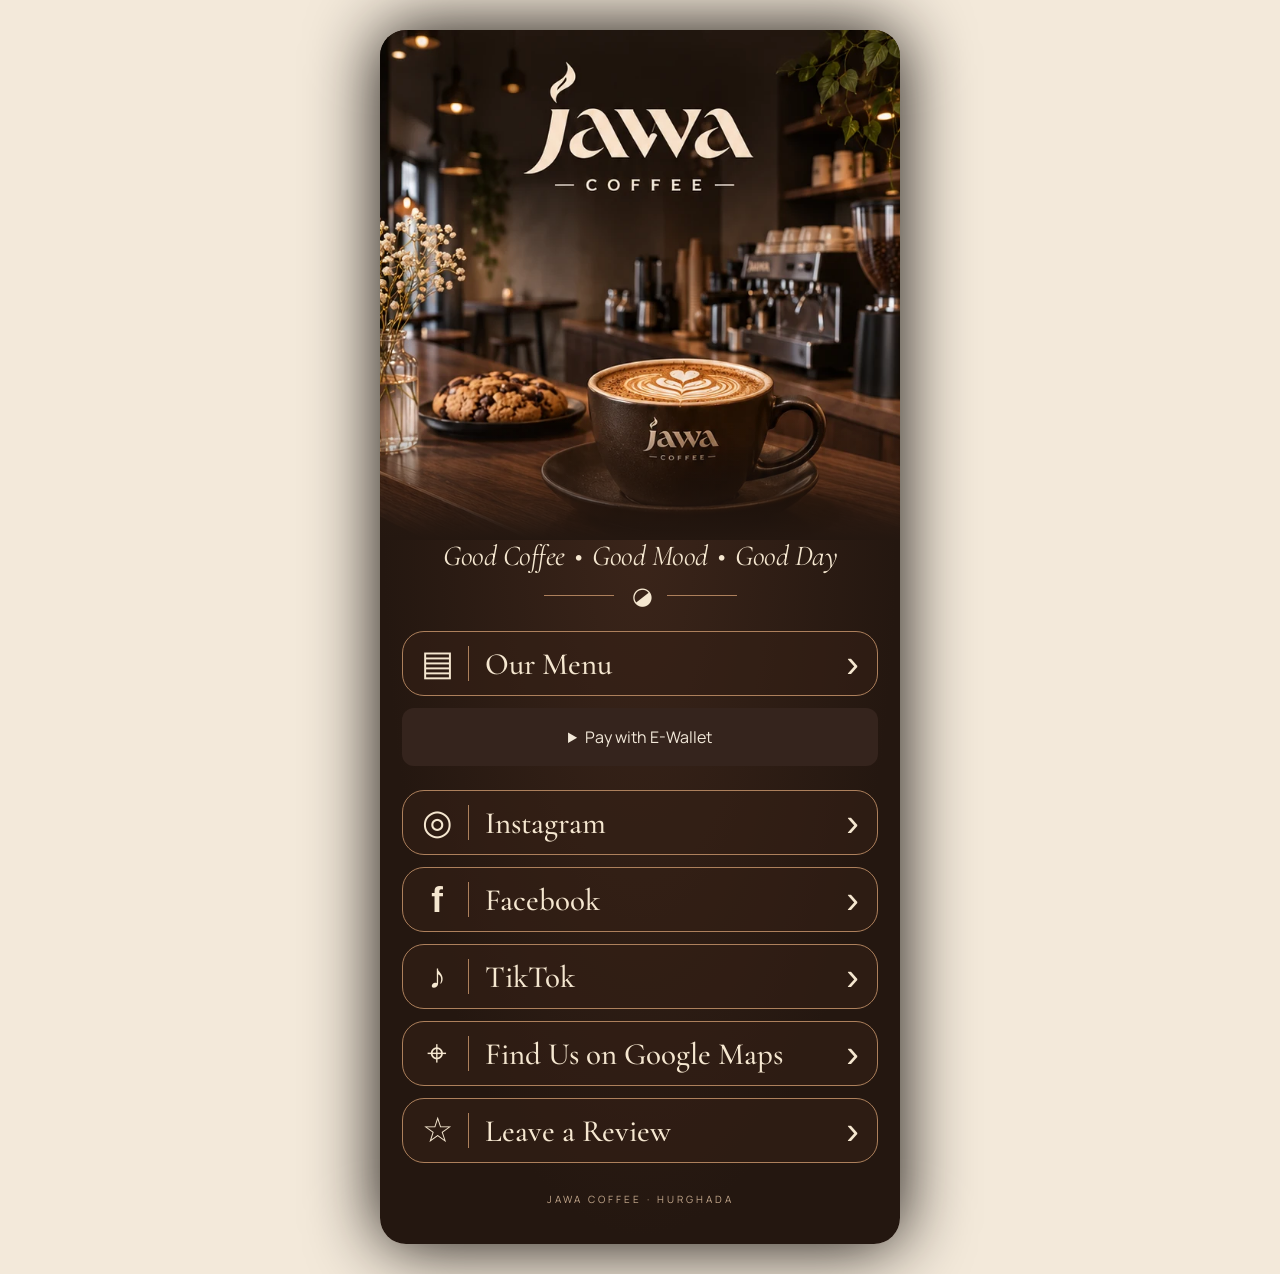
<file: index.html>
<!doctype html>
<html lang="en">
  <head>
    <meta charset="UTF-8" />
    <meta name="viewport" content="width=device-width, initial-scale=1" />
    <meta name="theme-color" content="#241710" />
    <meta
      name="description"
      content="JAWA Coffee Shop — Good Coffee, Good Mood, Good Day. Explore our menu and find us online."
    />
    <title>JAWA Coffee | All our links</title>
    <link rel="preconnect" href="https://fonts.googleapis.com" />
    <link rel="preconnect" href="https://fonts.gstatic.com" crossorigin />
    <link
      href="https://fonts.googleapis.com/css2?family=Cormorant+Garamond:wght@400;500;600&family=Manrope:wght@400;500;600&display=swap"
      rel="stylesheet"
    />
    <link rel="stylesheet" href="style.css" />
  </head>
  <body>
    <main class="page">
      <header class="hero" aria-label="JAWA Coffee Shop">
        <img
          src="images/hero-jawa.webp"
          alt="JAWA coffee shop atmosphere with a latte and cookies"
        />
      </header>
      <section class="content" aria-label="JAWA links">
        <p class="slogan">
          Good Coffee <span>•</span> Good Mood <span>•</span> Good Day
        </p>
        <div class="divider" aria-hidden="true">
          <span></span><span class="bean">◒</span><span></span>
        </div>
        <nav class="links" aria-label="Our pages">
          <a class="link" href="menu/" aria-label="Explore our menu"
            ><span class="symbol">▤</span><span class="name">Our Menu</span
            ><span class="arrow">›</span></a
          >

          <!-- Orange Cash Payment -->
          <details class="payment">
            <summary>Pay with E-Wallet</summary>

            <div class="wallet-content">
              <h3>Orange Cash</h3>

              <p id="wallet-number">01208202081</p>

              <button type="button" onclick="copyWallet()">Copy Number</button>

              <p id="payment-message"></p>

              <small>
                Please transfer your bill amount and show your payment
                confirmation to our staff.
              </small>
            </div>
          </details>

          <!-- Les autres liens continuent ici -->
          <a
            class="link"
            href="https://www.instagram.com/jawa.coffeeshop/"
            target="_blank"
            rel="noopener noreferrer"
            ><span class="symbol">◎</span><span class="name">Instagram</span
            ><span class="arrow">›</span></a
          >
          <!-- Remplacer # par l'URL exacte de votre page Facebook -->
          <a
            class="link pending"
            href="https://www.facebook.com/profile.php?id=61596835888724"
            data-pending="Facebook"
            ><span class="symbol social">f</span
            ><span class="name">Facebook</span><span class="arrow">›</span></a
          >
          <!-- Remplacer # par l'URL exacte de votre compte TikTok -->
          <a
            class="link pending"
            href="https://www.tiktok.com/@jawa.coffeeshop"
            data-pending="TikTok"
            ><span class="symbol">♪</span><span class="name">TikTok</span
            ><span class="arrow">›</span></a
          >
          <!-- Remplacer # par le lien de localisation Google Maps de JAWA -->
          <a
            class="link pending"
            href="https://maps.app.goo.gl/VF5VwrY6GmMSYRZM9?g_st=ic"
            data-pending="Google Maps"
            ><span class="symbol">⌖</span
            ><span class="name">Find Us on Google Maps</span
            ><span class="arrow">›</span></a
          >
          <a
            class="link"
            href="https://g.page/r/CRwukpi9iPAXECE/review"
            target="_blank"
            rel="noopener noreferrer"
            ><span class="symbol">☆</span
            ><span class="name">Leave a Review</span
            ><span class="arrow">›</span></a
          >
        </nav>
        <p class="footer">JAWA COFFEE · HURGHADA</p>
      </section>
    </main>
    <script src="script.js"></script>
  </body>
</html>
</file>
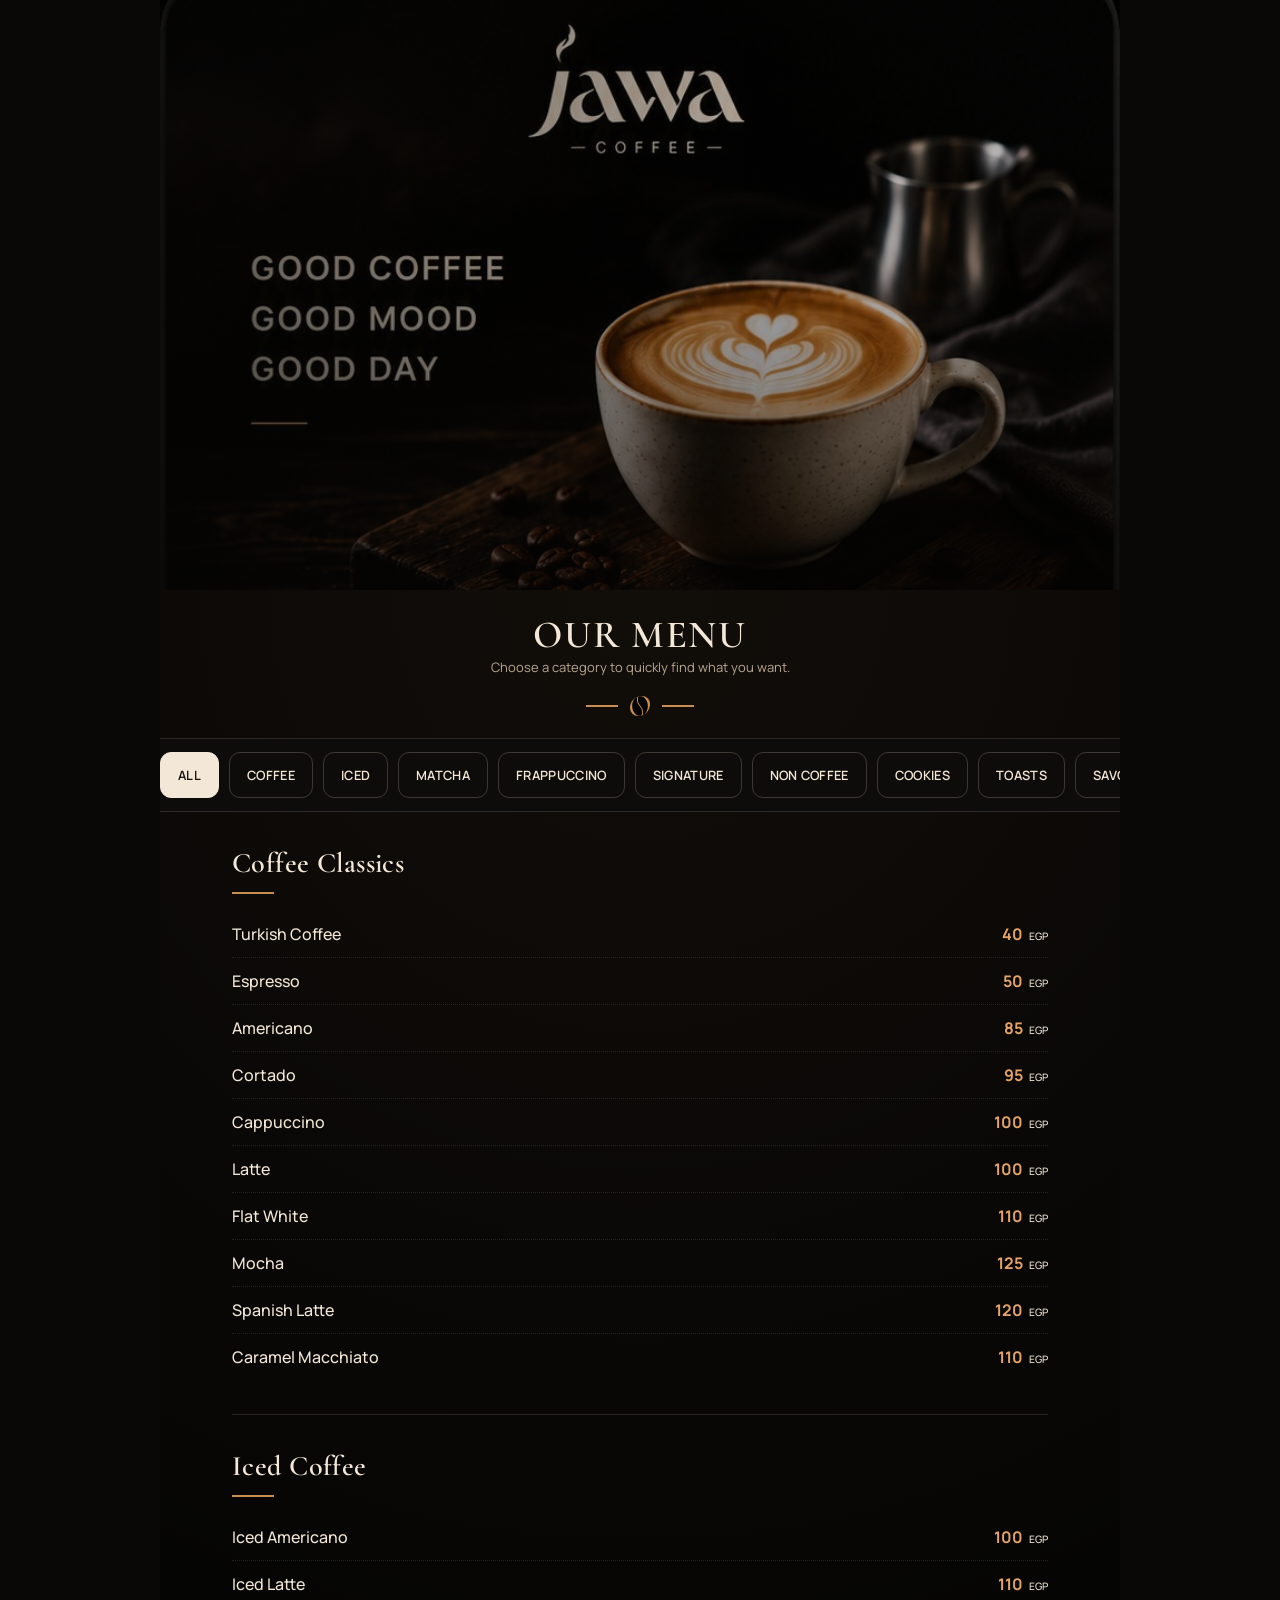
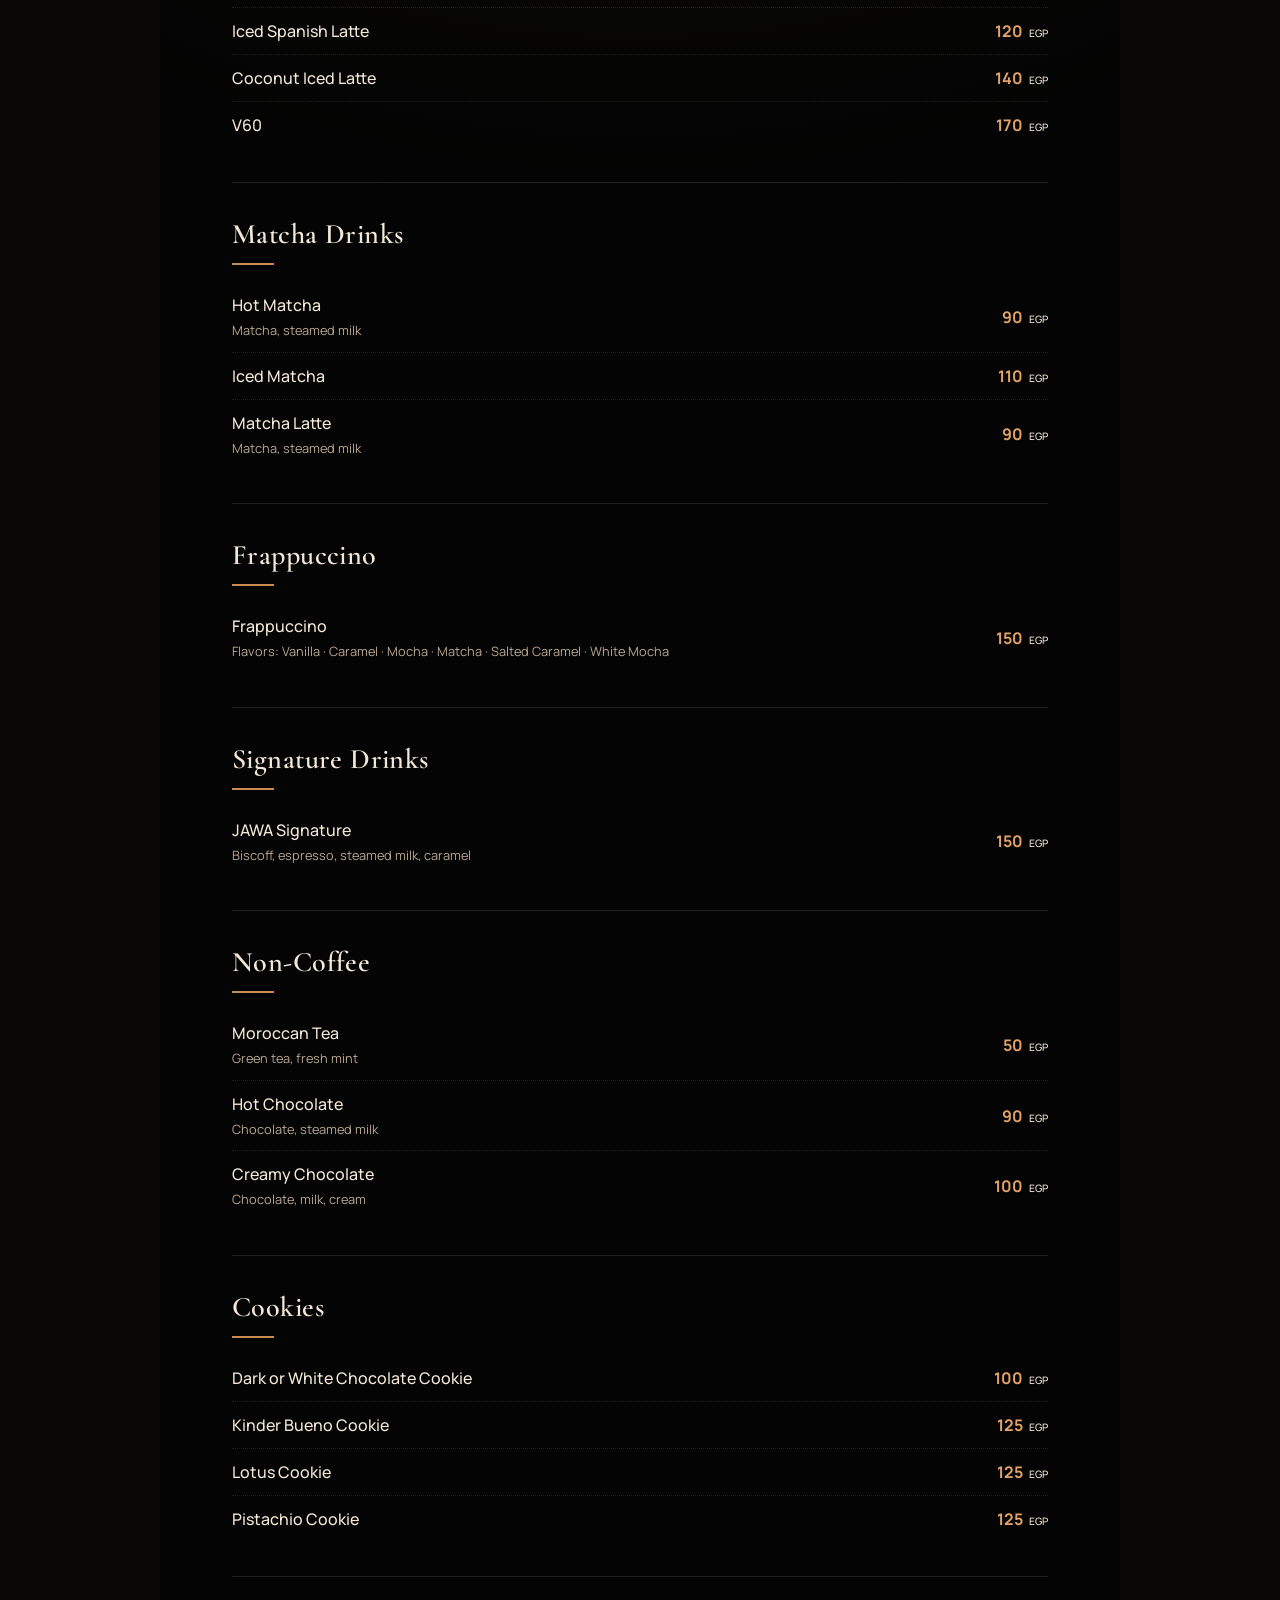
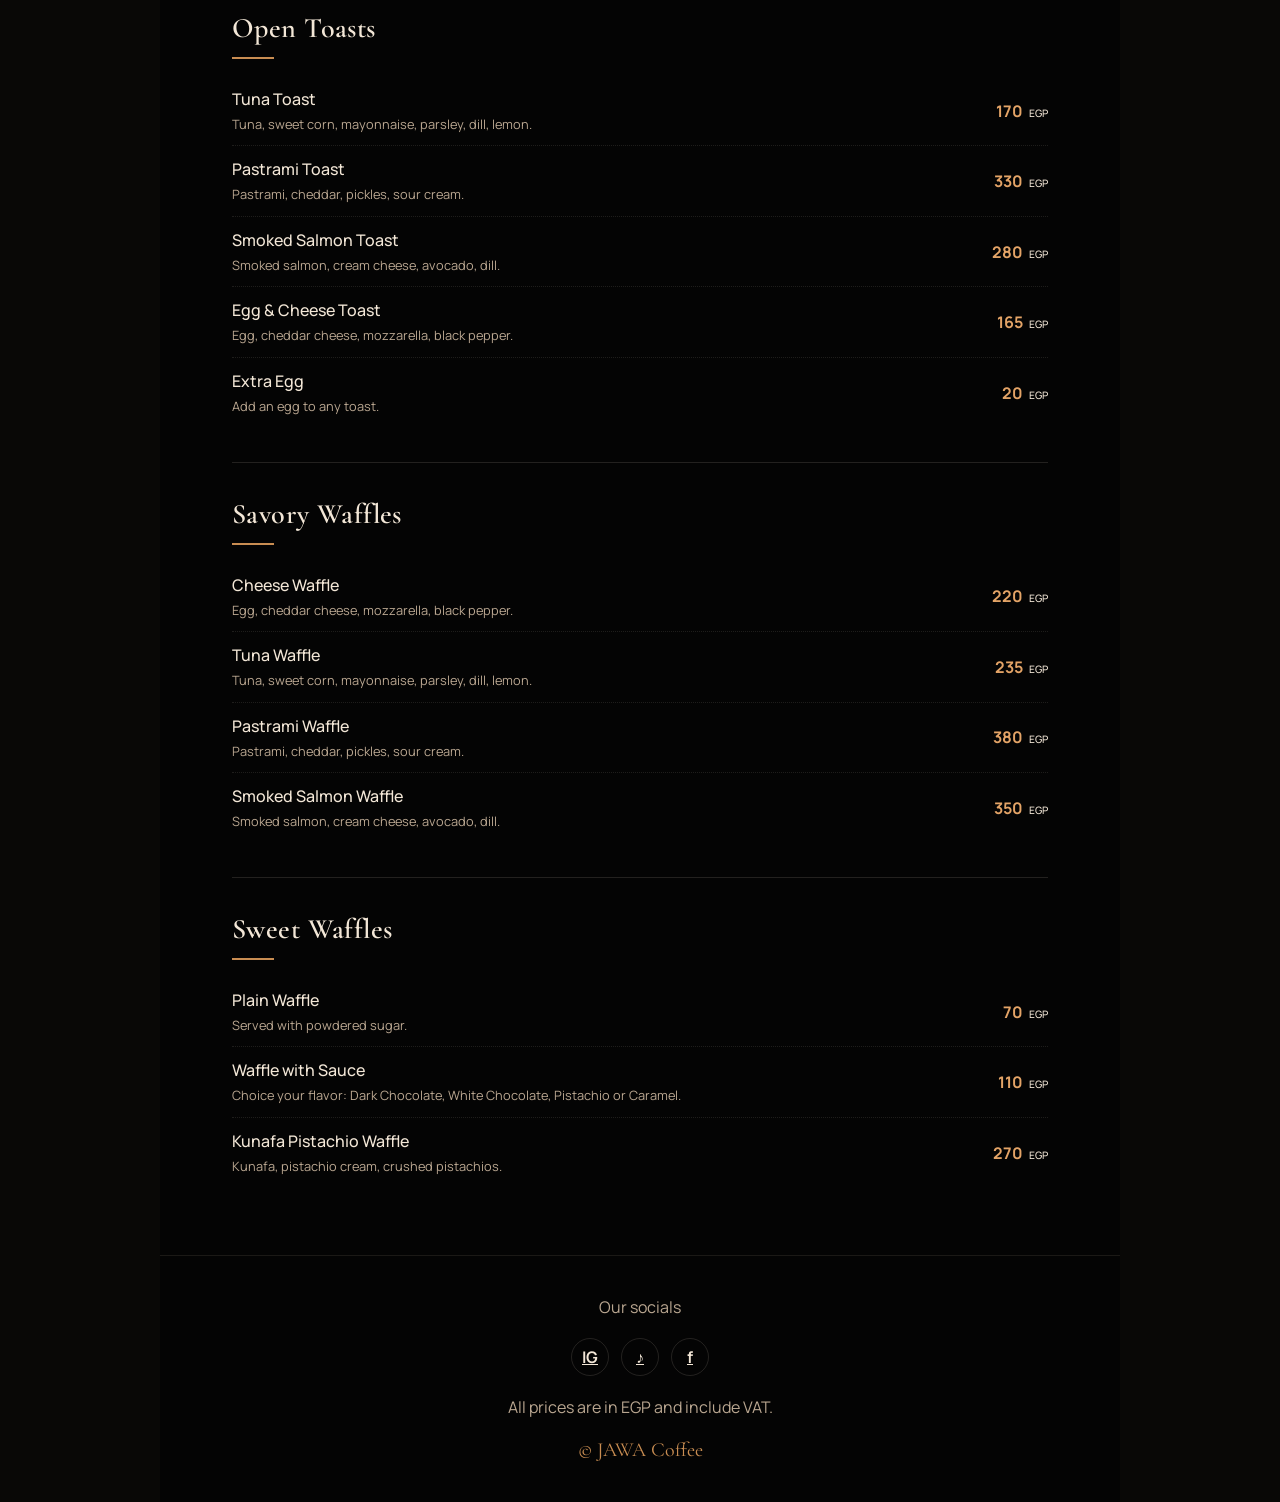
<file: menu/index.html>
<!doctype html>
<html lang="en">
  <head>
    <meta charset="UTF-8" />
    <meta name="viewport" content="width=device-width, initial-scale=1.0" />
    <meta name="theme-color" content="#0f0d0b" />
    <title>JAWA Menu</title>
    <link rel="preconnect" href="https://fonts.googleapis.com" />
    <link rel="preconnect" href="https://fonts.gstatic.com" crossorigin />
    <!-- <link href="https://fonts.googleapis.com/css2?family=Inter:wght@400;500;600;700&family=Playfair+Display:wght@600;700&display=swap" rel="stylesheet"> -->
    <link
      href="https://fonts.googleapis.com/css2?family=Cormorant+Garamond:wght@500;600;700&family=Manrope:wght@400;500;600;700&display=swap"
      rel="stylesheet"
    />
    <link rel="stylesheet" href="styles.css" />
  </head>
  <body>
    <main class="app-shell">
      <!-- Language selector -->
<!-- 
      <div class="language-switcher">
        <button
          class="language-btn"
          id="languageBtn"
          type="button"
          aria-label="Change language"
        >
          <svg viewBox="0 0 24 24" aria-hidden="true">
            <circle cx="12" cy="12" r="9"></circle>
            <path d="M3 12h18"></path>
            <path d="M12 3c3 3.5 3 14.5 0 18"></path>
            <path d="M12 3c-3 3.5-3 14.5 0 18"></path>
          </svg>
        </button>

        <div id="google_translate_element"></div>
      </div> -->
      <section class="hero">
        <div class="hero__overlay"></div>
      </section>

      <div class="hero-menu-gap" aria-hidden="true"></div>

      <section class="menu-section" id="menu">
        <header class="menu-heading">
          <h1>OUR MENU</h1>
          <span class="menu-heading__subtitle"
            >Choose a category to quickly find what you want.</span
          >

          <div class="menu-heading__ornament" aria-hidden="true">
            <span></span
            ><img
              src="../assets/coffee-bean-svgrepo-com.svg"
              alt=""
            /><span></span>
          </div>
        </header>

        <div class="filters-wrap" id="filtersWrap">
          <nav class="filters" id="filters" aria-label="Menu categories"></nav>
        </div>

        <div id="menuContent" class="menu-content" aria-live="polite"></div>
      </section>

      <footer class="footer" id="social">
        <p>Our socials</p>
        <div class="socials" aria-label="Social media links">
          <a
            href="https://www.instagram.com/jawa.coffeeshop/"
            aria-label="Instagram"
            >IG</a
          >
          <a
            href="https://www.tiktok.com/@jawa.coffeeshop?lang=fr"
            aria-label="TikTok"
            >♪</a
          >
          <a
            href="hhttps://www.facebook.com/profile.php?id=61596835888724"
            aria-label="Facebook"
            >f</a
          >
        </div>
        <p>All prices are in EGP and include VAT.</p>
        <small class="logo-footer">© <span id="year"></span> JAWA Coffee</small>
      </footer>
    </main>

    <script src="script.js"></script>

    <script src="//translate.google.com/translate_a/element.js?cb=googleTranslateElementInit"></script>
  </body>
</html>
</file>
<file: style.css>
:root {
  color-scheme: dark;
  /* --bg: #241710; */
  --cream: #f5e7d0;
  --gold: #ad805c;
}
* {
  box-sizing: border-box;
}
html {
  min-height: 100%;
  background: var(--bg);
}
body {
  margin: 0;
  color: var(--cream);
  background-color: #F3E9DA;
  font-family: Manrope, sans-serif;
}
.page {
  width: 100%;
  max-width: 520px;
  min-height: 100vh;
  margin: 0 auto;
  background: radial-gradient(ellipse at 50% 40%, #3b251a 0%, #241710 70%);
  box-shadow: 0 0 70px #100b08;
}
.hero {
  height: clamp(330px, 95vw, 510px);
  overflow: hidden;
  position: relative;
}
.hero img {
  display: block;
  width: 100%;
  height: 100%;
  object-fit: cover;
  object-position: center top;
}
.hero::after {
  content: "";
  position: absolute;
  inset: auto 0 0;
  height: 24%;
  background: linear-gradient(transparent, #241710);
  pointer-events: none;
}
/* Payment */
.payment {
  background: #35241d;
  color: #f3e9da;
  border-radius: 12px;
  margin-bottom: 12px;
  overflow: hidden;
  text-align: center;
}

.payment summary {
  padding: 18px;
  cursor: pointer;
}

.wallet-content {
  background: #fff9f0;
  color: #35241d;
  padding: 20px;
}

#wallet-number {
  font-size: 24px;
  font-weight: bold;
}

.wallet-content button {
  background: #35241d;
  color: #f3e9da;
  padding: 12px 24px;
  border: none;
  border-radius: 8px;
  cursor: pointer;
}

.wallet-content h3 {
  color: #ff7900;
}
.content {
  padding: 0 22px 34px;
  position: relative;
  margin-top: -2px;
}
.slogan {
  margin: 0;
  font-family: "Cormorant Garamond", serif;
  font-size: clamp(21px, 5.3vw, 29px);
  font-style: italic;
  text-align: center;
  white-space: nowrap;
  letter-spacing: -0.5px;
}
.slogan span {
  padding: 0 3px;
}
.divider {
  display: flex;
  justify-content: center;
  align-items: center;
  gap: 16px;
  margin: 10px 0 24px;
  color: var(--cream);
}
.divider span:not(.bean) {
  height: 1px;
  width: 70px;
  background: var(--gold);
}
.bean {
  font-size: 24px;
  transform: rotate(-38deg);
  line-height: 1;
}
.links {
  display: grid;
  gap: 12px;
}
.link {
  display: flex;
  align-items: center;
  min-height: 65px;
  gap: 16px;
  padding: 10px 18px;
  border: 1.5px solid var(--gold);
  border-radius: 22px;
  color: var(--cream);
  text-decoration: none;
  background: rgba(52, 32, 22, 0.58);
  transition:
    background 0.2s,
    transform 0.2s;
}
.link:hover,
.link:focus-visible {
  background: #503324;
  transform: translateY(-1px);
  outline: none;
}
.symbol {
  display: flex;
  align-items: center;
  justify-content: center;
  width: 48px;
  min-width: 48px;
  font-family: Georgia, serif;
  font-size: 35px;
  line-height: 1;
  border-right: 1px solid var(--gold);
  padding-right: 15px;
}
.symbol.social {
  font-family: Arial, sans-serif;
  font-weight: bold;
}
.name {
  flex: 1;
  font-family: "Cormorant Garamond", serif;
  font-size: clamp(23px, 6vw, 31px);
  font-weight: 500;
}
.arrow {
  font-family: Arial, sans-serif;
  font-size: 38px;
  font-weight: 200;
  line-height: 1;
}
.footer {
  text-align: center;
  margin: 29px 0 4px;
  font-size: 10px;
  letter-spacing: 3px;
  color: #c5a98d;
}
@media (min-width: 600px) {
  .page {
    margin: 30px auto;
    min-height: calc(100vh - 60px);
    border-radius: 26px;
    overflow: hidden;
  }
}
@media (max-width: 370px) {
  .content {
    padding-inline: 14px;
  }
  .link {
    gap: 9px;
    padding-inline: 12px;
  }
  .symbol {
    width: 42px;
    min-width: 42px;
  }
  .slogan {
    font-size: 20px;
  }
}
</file>
<file: menu/styles.css>
/* OUR MENU → 34–46 px, Cormorant Garamond
Sous-titre → 11–13 px, Manrope
Titres catégories → 28–34 px, Cormorant Garamond
Boissons → 16–18 px, Manrope
Prix → 16–18 px, Manrope Bold
EGP → 10–12 px
Descriptions → 12–14 px
Filtres → 12–14 px, Manrope SemiBold */

*,
*::before,
*::after {
  margin: 0;
  padding: 0;
  box-sizing: border-box;
}

:root {
  --bg: #040404;
  --bg-soft: #15110e;
  --panel: #17130f;
  --panel-2: #1d1712;
  --cream: #f3e7d7;
  --muted: #baa791;
  --wood: #8a5c37;
  --caramel: #c98d52;
  --line: rgba(243, 231, 215, 0.13);
  --radius: 22px;
}

html {
  scroll-behavior: smooth;
}

body {
  min-width: 320px;
  background: #090806;
  color: var(--cream);
  font-family: "Manrope", sans-serif;
}

.brand__word,
.menu-heading h1,
.category-title,
.logo-footer {
  font-family: "Cormorant Garamond", serif;
}

button,
input,
select,
textarea {
  font: inherit;
}

.app-shell {
  width: min(100%, 960px);
  margin: 0 auto;
  background: var(--bg);
  min-height: 100vh;
  overflow: clip;
}

.hero {
  position: relative;
  min-height: 590px;
  background:
    linear-gradient(to bottom, rgba(8, 7, 5, 0.2), rgba(8, 7, 5, 0.2)),
    url("../assets/hero-flat-white.jpg") center / cover no-repeat;
  isolation: isolate;
}

.hero__overlay {
  position: absolute;
  inset: 0;
  background:
    linear-gradient(
      180deg,
      rgba(5, 4, 3, 0.12),
      rgba(5, 4, 3, 0.12) 45%,
      rgba(5, 4, 3, 0.52) 100%
    ),
    linear-gradient(90deg, rgba(5, 4, 3, 0.48), transparent 63%);
  z-index: -1;
}

.brand {
  position: absolute;
  top: 38px;
  left: 50%;
  transform: translateX(-50%);
  text-align: center;
  line-height: 1;
  color: var(--cream);
  white-space: nowrap;
}

.brand__word {
  display: block;
  font-family: "Playfair Display", serif;
  font-size: clamp(48px, 10vw, 74px);
  font-weight: 700;
  letter-spacing: -0.06em;
}

.brand__coffee {
  display: block;
  margin-top: 9px;
  font-size: 11px;
  letter-spacing: 0.42em;
  padding-left: 0.42em;
}

.hero__copy {
  position: absolute;
  left: clamp(28px, 8vw, 64px);
  top: 235px;
}

.hero__copy p {
  margin: 0 0 11px;
  font-size: clamp(23px, 5.4vw, 37px);
  font-weight: 600;
  letter-spacing: 0.055em;
}

.hero__line {
  display: block;
  width: 48px;
  height: 2px;
  margin-top: 30px;
  background: var(--caramel);
}

/* Requested visual breathing room between the hero and Our Menu. */
.hero-menu-gap {
  background: linear-gradient(180deg, #11100d 0%, var(--bg) 100%);
}

.menu-section {
  position: relative;
  background:
    radial-gradient(circle at 50% 0%, rgba(111, 77, 43, 0.12), transparent 32%),
    var(--bg);
  /* padding: 10px 0 70px; */
}

.menu-heading {
  text-align: center;
  padding: 22px;
}

.menu-heading h1 {
  margin: 0;
  font-size: clamp(34px, 3vw, 46px);
  font-weight: 600;
  letter-spacing: 0.045em;
}

.menu-heading__subtitle {
  display: block;
  text-align: center;
  font-family: "Manrope", sans-serif;
  font-size: clamp(11px, 1.2vw, 13px);
  color: var(--muted);
  margin-bottom: 20px;
}

.menu-heading__ornament {
  display: flex;
  align-items: center;
  justify-content: center;
  gap: 12px;
  margin-top: 12px;
}

.menu-heading__ornament span {
  display: block;
  width: 32px;
  height: 2px;
  margin: 0;
  padding: 0;
  background-color: var(--caramel);
  flex-shrink: 0;
}

.menu-heading__ornament img {
  display: block;
  width: 20px;
  height: 20px;
  object-fit: contain;
  margin: 0;
  padding: 0;
  flex-shrink: 0;
  background-color: var(--caramel);
  border-radius: 15px 10px;
}
.filters-wrap {
  position: sticky;
  top: 0;
  z-index: 50;
  background: rgba(15, 13, 11, 0.96);
  border-top: 1px solid var(--line);
  border-bottom: 1px solid var(--line);
  backdrop-filter: blur(12px);
  -webkit-backdrop-filter: blur(12px);
}

.filters {
  display: flex;
  justify-content: space-evenly;
  gap: 10px;
  overflow-x: auto;
  overscroll-behavior-inline: contain;
  scroll-snap-type: x proximity;
  scrollbar-width: none;
  padding: 13px 16px;
}

.filters::-webkit-scrollbar {
  display: none;
}

.filter-btn {
  flex: 0 0 auto;
  scroll-snap-align: start;
  border: 1px solid rgba(243, 231, 215, 0.2);
  background: transparent;
  color: var(--cream);
  padding: 13px 17px;
  border-radius: 11px;
  cursor: pointer;
  text-transform: uppercase;
  font-size: clamp(12px, 1vw, 14px);
  font-weight: 600;
  letter-spacing: 0.025em;
  transition: 0.2s ease;
}

.filter-btn:hover {
  border-color: rgba(243, 231, 215, 0.45);
}

.filter-btn.is-active {
  background: var(--cream);
  color: #15110e;
  border-color: var(--cream);
}

.menu-content {
  width: 100%;
  max-width: 900px;
  margin: 0 auto;
  padding: 34px clamp(20px, 5vw, 42px) 0;
}

.category-section {
  padding: 0 0 34px;
  margin-bottom: 34px;
  border-bottom: 1px solid var(--line);
}

.category-section:last-child {
  border-bottom: 0;
}

.category-title {
  margin: 0 0 17px;
  font-size: clamp(28px, 2.2vw, 34px);
  font-weight: 600;
  letter-spacing: 0.015em;
}

.category-title::after {
  content: "";
  display: block;
  width: 42px;
  height: 2px;
  margin-top: 12px;
  background: var(--caramel);
}

.category-layout {
  display: grid;
  grid-template-columns: minmax(0, 1fr) 105px;
  gap: 26px;
  align-items: start;
}
.category-layout .category-media {
  display: grid;
  place-items: center;
}

.category-layout.no-image {
  grid-template-columns: 1fr;
}

.items {
  min-width: 0;
}

.menu-item {
  display: grid;
  grid-template-columns: minmax(0, 1fr) auto;
  gap: 18px;
  padding: 12px 0;
  border-bottom: 1px dotted rgba(243, 231, 215, 0.11);
}

.menu-item:last-child {
  border-bottom: 0;
}

.item-name {
  margin: 0;
  font-size: clamp(16px, 1.2vw, 18px);
  font-weight: 500;
}

.item-description {
  margin: 5px 0 0;
  color: var(--muted);
  font-size: clamp(12px, 1vw, 14px);
  line-height: 1.45;
}

.item-price {
  align-self: center;
  color: #e4a467;
  font-size: clamp(16px, 1.2vw, 18px);
  font-weight: 700;
  white-space: nowrap;
}

.item-price small {
  color: var(--cream);
  font-size: clamp(10px, 0.8vw, 12px);
  font-weight: 500;
  margin-left: 3px;
}

.category-photo {
  /* width: 100%;
  aspect-ratio: 4 / 5;
  object-fit: cover;
  border-radius: 16px;
  border: 1px solid rgba(243, 231, 215, .17);
  box-shadow: 0 18px 45px rgba(0,0,0,.22); */
  width: 105px;
  height: 135px;

  object-fit: cover;
  object-position: center;

  border-radius: 10px;

  display: block;
}

.photo-note {
  margin: 9px 0 0;
  color: var(--muted);
  font-size: 11px;
  line-height: 1.4;
}

.footer {
  text-align: center;
  border-top: 1px solid rgba(227, 205, 176, 0.1);
  padding: 40px 20px;
  color: var(--muted);
}

.socials {
  display: flex;
  justify-content: center;
  gap: 12px;
  margin: 20px 0;
}

.socials a {
  width: 38px;
  height: 38px;
  display: grid;
  place-items: center;
  border: 1px solid var(--line);
  border-radius: 50%;
  color: var(--cream);
  font-weight: 700;
}
.logo-footer {
  display: block;
  margin-top: 20px;
  font-size: 20px;
  color: var(--caramel);
}

/* Language Selector */

/* .language-switcher {
  position: absolute;
  top: 25px;
  right: 25px;
  z-index: 100;
}

.language-btn {
  width: 46px;
  height: 46px;

  display: flex;
  align-items: center;
  justify-content: center;

  padding: 0;
  border: 0;
  background: transparent;

  color: var(--cream);
  cursor: pointer;
}

.language-btn svg {
  width: 34px;
  height: 34px;

  fill: none;
  stroke: currentColor;
  stroke-width: 1.7;
  stroke-linecap: round;
  stroke-linejoin: round;
} */

/* Responsive adjustments for smaller screens */

@media (max-width: 560px) {
  .hero {
    min-height: 0;
    height: 100vw;
    max-height: 455px;

    background:
      linear-gradient(to bottom, rgba(8, 7, 5, 0.2), rgba(8, 7, 5, 0.2)),
      url("../assets/hero-flat-white.jpg") center center / contain no-repeat;

    background-color: #040404;
  }

  .hero__copy {
    top: 215px;
  }

  .hero-menu-gap {
    height: 20px;
  }

  .menu-content {
    padding-top: 28px;
  }

  .category-layout {
    grid-template-columns: minmax(0, 1fr) 118px;
    gap: 18px;
  }

  .category-photo {
    border-radius: 13px;
  }

  .menu-item {
    gap: 10px;
  }
  .filters {
    justify-content: flex-start;
  }
}

@media (max-width: 390px) {
  .category-layout {
    grid-template-columns: 1fr;
  }

  .category-photo {
    width: min(55%, 180px);
    aspect-ratio: 1 / 1;
  }

  .category-media {
    order: -1;
  }
}

@media (prefers-reduced-motion: reduce) {
  html {
    scroll-behavior: auto;
  }

  * {
    transition: none !important;
  }
}
</file>
